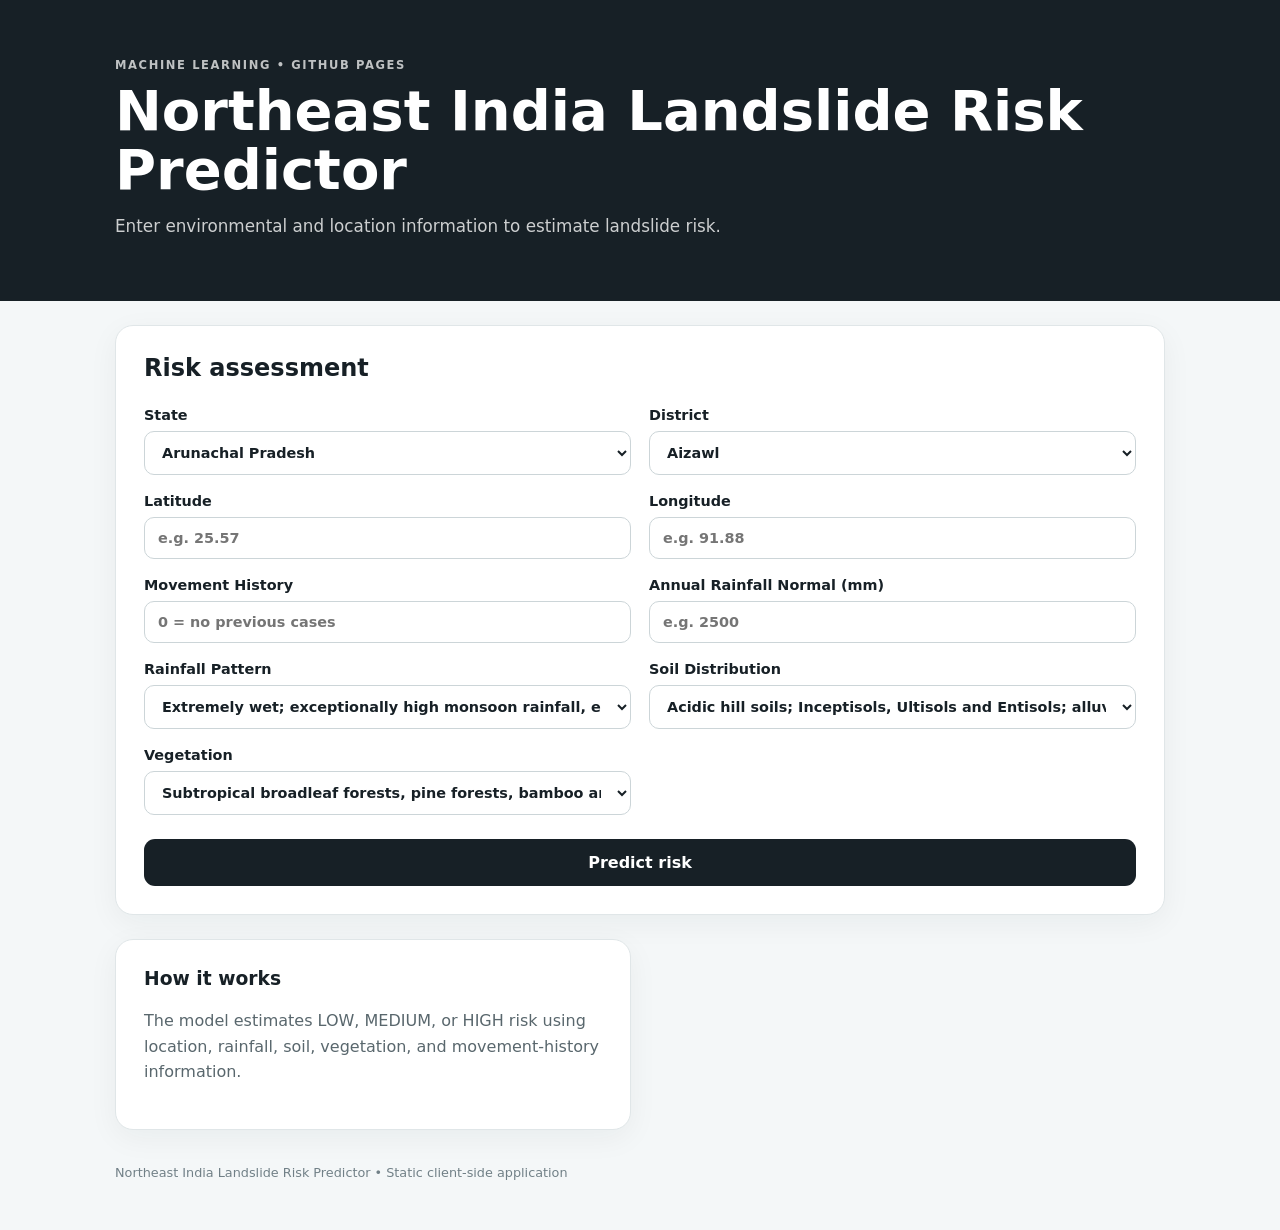
<file: index.html>
<!DOCTYPE html>
<html lang="en">
<head>
  <meta charset="UTF-8">
  <meta name="viewport" content="width=device-width, initial-scale=1.0">
  <title>Northeast India Landslide Risk Predictor</title>
  <link rel="stylesheet" href="style.css">
</head>
<body>
  <header class="hero">
    <div class="container">
      <p class="eyebrow">MACHINE LEARNING • GITHUB PAGES</p>
      <h1>Northeast India Landslide Risk Predictor</h1>
      <p class="subtitle">Enter environmental and location information to estimate landslide risk.</p>
    </div>
  </header>

  <main class="container">
    <section class="card">
      <h2>Risk assessment</h2>
      
      <form id="riskForm">
        <div class="grid">
          <label>State
            <select id="State" required></select>
          </label>

          <label>District
            <select id="District" required></select>
          </label>

          <label>Latitude
            <input id="Latitude" type="number" step="any" placeholder="e.g. 25.57" required>
          </label>

          <label>Longitude
            <input id="Longitude" type="number" step="any" placeholder="e.g. 91.88" required>
          </label>

          <label>Movement History
            <input id="Movement_History" type="number" min="0" step="1" placeholder="0 = no previous cases" required>
          </label>

          <label>Annual Rainfall Normal (mm)
            <input id="Annual_Rainfall_Normal_mm" type="number" min="0" step="any" placeholder="e.g. 2500" required>
          </label>

          <label>Rainfall Pattern
            <select id="Rainfall_Pattern" required></select>
          </label>

          <label>Soil Distribution
            <select id="Soil_Distribution" required></select>
          </label>

          <label>Vegetation
            <select id="Vegetation" required></select>
          </label>
        </div>

        <button type="submit" id="predictBtn">Predict risk</button>
      </form>
    </section>

    <section id="result" class="card result hidden">
      <div class="result-top">
        <div>
          <p class="eyebrow">PREDICTION</p>
          <h2 id="riskLabel">—</h2>
        </div>
        <div class="score" id="confidence">—</div>
      </div>

      <div class="bars">
        <div class="bar-row">
          <span>LOW</span><div class="bar"><i id="lowBar"></i></div><b id="lowProb">0%</b>
        </div>
        <div class="bar-row">
          <span>HIGH</span><div class="bar"><i id="highBar"></i></div><b id="highProb">0%</b>
        </div>
      </div>

      <p class="disclaimer">This is a machine-learning estimate based on the supplied dataset. It should not be treated as an official warning or emergency decision.</p>
    </section>

    <section class="info-grid">
      <div class="card small">
        <h3>How it works</h3>
        <p>The model estimates LOW, MEDIUM, or HIGH risk using location, rainfall, soil, vegetation, and movement-history information.</p>
      </div>
    </section>
  </main>

  <footer>
    <div class="container">Northeast India Landslide Risk Predictor • Static client-side application</div>
  </footer>

  <script src="script.js"></script>
</body>
</html>
</file>
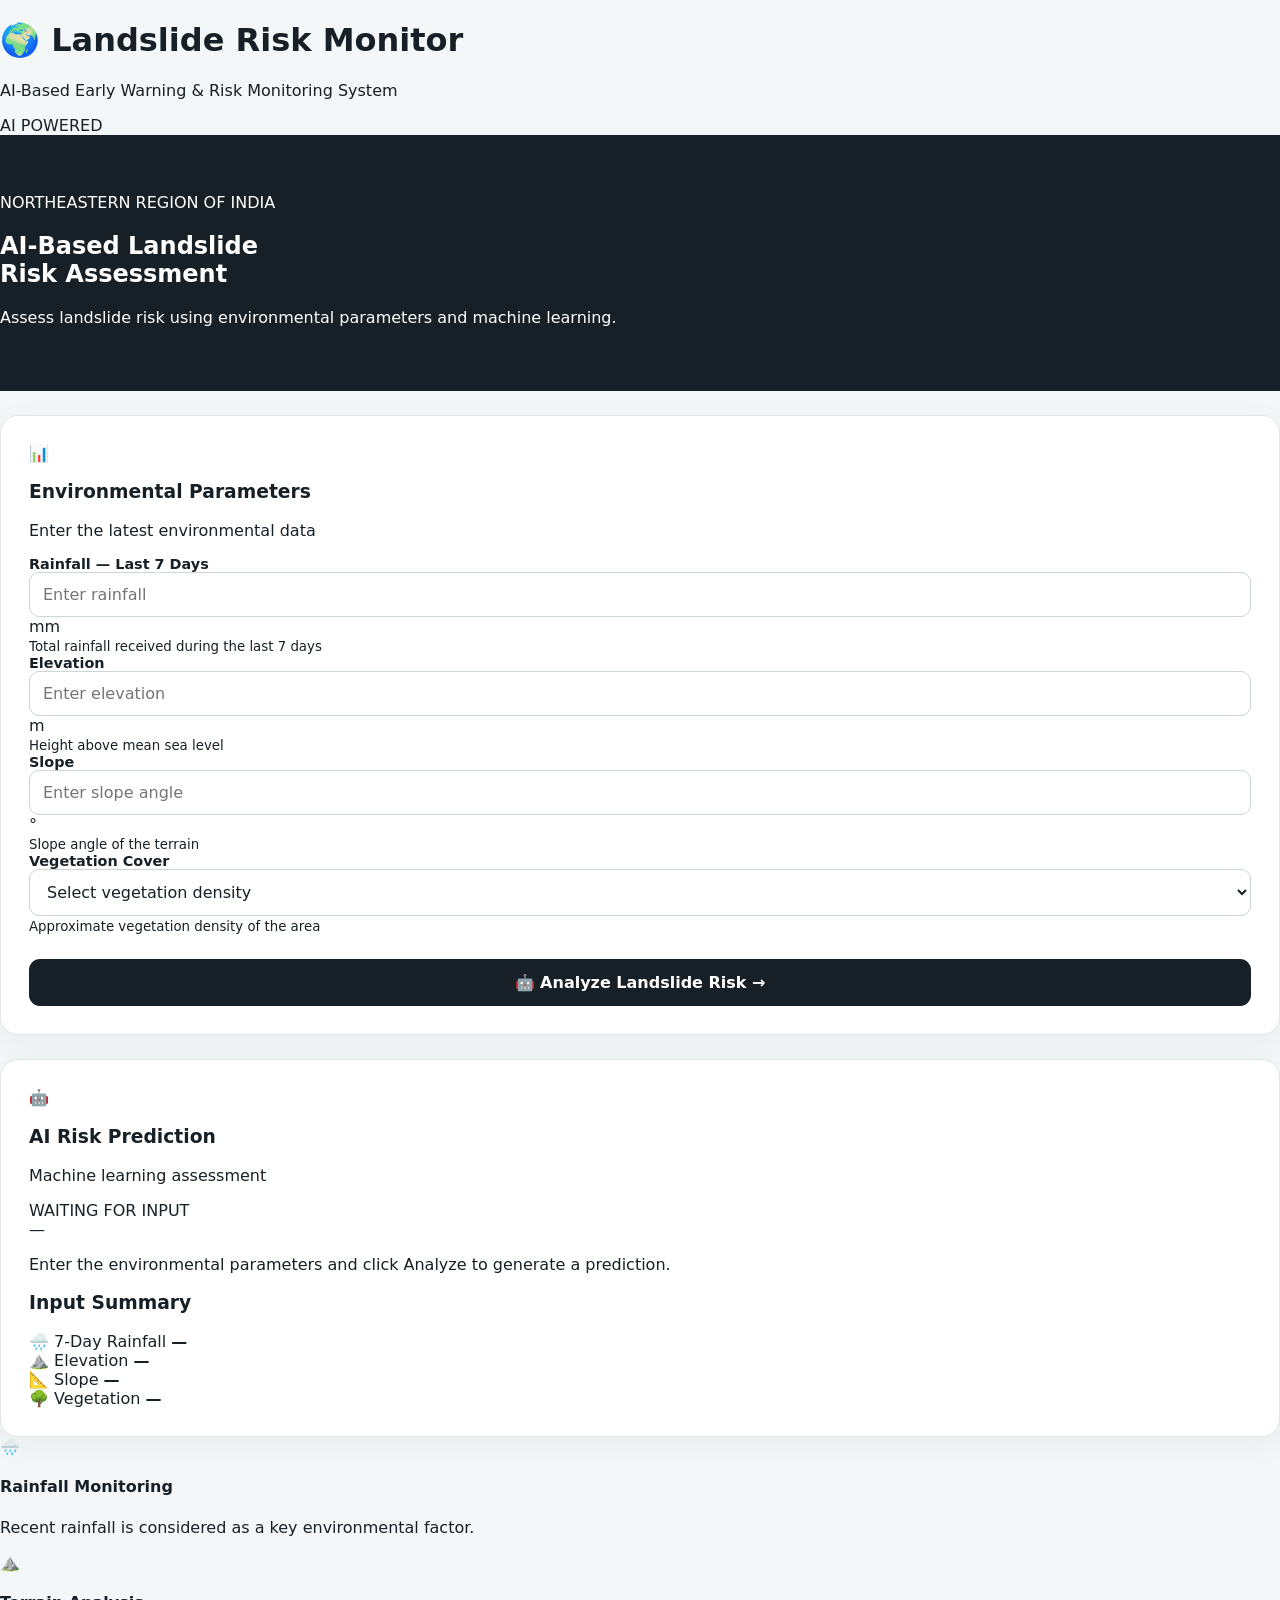
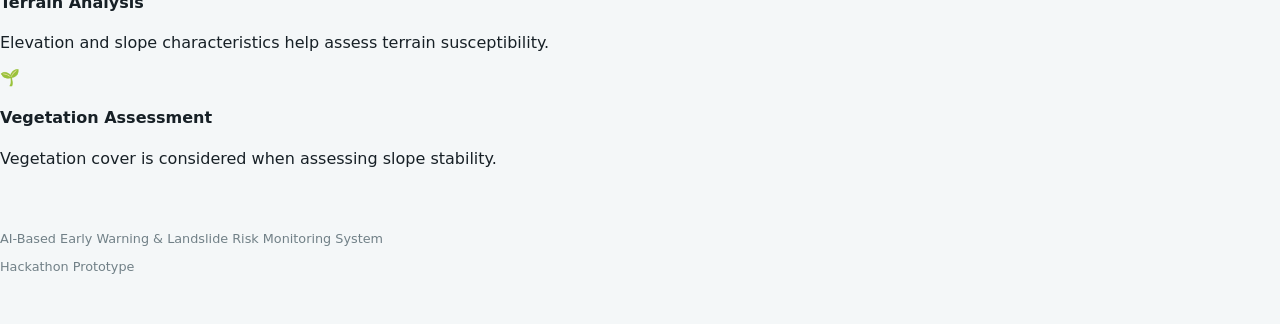
<file: inddex.html>
<!DOCTYPE html>
<html lang="en">

<head>
    <meta charset="UTF-8">
    <meta name="viewport" content="width=device-width, initial-scale=1.0">

    <title>AI Landslide Risk Monitoring System</title>

    <link rel="stylesheet" href="style.css">
</head>

<body>

    <!-- HEADER -->
    <header>
        <div class="header-content">
            <div>
                <h1>🌍 Landslide Risk Monitor</h1>
                <p>AI-Based Early Warning & Risk Monitoring System</p>
            </div>

            <div class="badge">
                AI POWERED
            </div>
        </div>
    </header>


    <!-- MAIN CONTENT -->
    <main>

        <!-- HERO -->
        <section class="hero">

            <span class="tag">NORTHEASTERN REGION OF INDIA</span>

            <h2>
                AI-Based Landslide<br>
                <span>Risk Assessment</span>
            </h2>

            <p>
                Assess landslide risk using environmental parameters
                and machine learning.
            </p>

        </section>


        <!-- DASHBOARD -->
        <section class="dashboard">


            <!-- INPUT CARD -->
            <div class="card input-card">

                <div class="card-heading">
                    <div class="icon">📊</div>

                    <div>
                        <h3>Environmental Parameters</h3>
                        <p>Enter the latest environmental data</p>
                    </div>
                </div>


                <!-- RAINFALL -->

                <div class="input-group">

                    <label for="rainfall">
                        Rainfall — Last 7 Days
                    </label>

                    <div class="input-wrapper">

                        <input
                            type="number"
                            id="rainfall"
                            placeholder="Enter rainfall"
                            min="0"
                            step="0.1"
                        >

                        <span>mm</span>

                    </div>

                    <small>
                        Total rainfall received during the last 7 days
                    </small>

                </div>


                <!-- ELEVATION -->

                <div class="input-group">

                    <label for="elevation">
                        Elevation
                    </label>

                    <div class="input-wrapper">

                        <input
                            type="number"
                            id="elevation"
                            placeholder="Enter elevation"
                            min="0"
                            step="0.1"
                        >

                        <span>m</span>

                    </div>

                    <small>
                        Height above mean sea level
                    </small>

                </div>


                <!-- SLOPE -->

                <div class="input-group">

                    <label for="slope">
                        Slope
                    </label>

                    <div class="input-wrapper">

                        <input
                            type="number"
                            id="slope"
                            placeholder="Enter slope angle"
                            min="0"
                            max="90"
                            step="0.1"
                        >

                        <span>°</span>

                    </div>

                    <small>
                        Slope angle of the terrain
                    </small>

                </div>


                <!-- VEGETATION -->

                <div class="input-group">

                    <label for="vegetation">
                        Vegetation Cover
                    </label>

                    <select id="vegetation">

                        <option value="">
                            Select vegetation density
                        </option>

                        <option value="dense">
                            🌳 Dense
                        </option>

                        <option value="moderate">
                            🌿 Moderate
                        </option>

                        <option value="sparse">
                            🌱 Sparse
                        </option>

                        <option value="none">
                            🏜️ Very Low / None
                        </option>

                    </select>

                    <small>
                        Approximate vegetation density of the area
                    </small>

                </div>


                <!-- BUTTON -->

                <button
                    class="predict-btn"
                    onclick="predictRisk()"
                >

                    <span>🤖</span>

                    Analyze Landslide Risk

                    <span>→</span>

                </button>

            </div>



            <!-- RESULT CARD -->

            <div class="card result-card">

                <div class="card-heading">

                    <div class="icon">🤖</div>

                    <div>
                        <h3>AI Risk Prediction</h3>
                        <p>Machine learning assessment</p>
                    </div>

                </div>


                <!-- RESULT -->

                <div
                    id="riskBox"
                    class="risk-box"
                >

                    <div
                        id="status"
                        class="status waiting"
                    >
                        WAITING FOR INPUT
                    </div>


                    <div
                        id="risk"
                        class="risk"
                    >
                        —
                    </div>


                    <p id="message">

                        Enter the environmental parameters
                        and click Analyze to generate a
                        prediction.

                    </p>

                </div>



                <!-- SUMMARY -->

                <div class="summary">

                    <h3>Input Summary</h3>


                    <div class="summary-row">

                        <span>
                            🌧️ 7-Day Rainfall
                        </span>

                        <strong id="showRainfall">
                            —
                        </strong>

                    </div>


                    <div class="summary-row">

                        <span>
                            ⛰️ Elevation
                        </span>

                        <strong id="showElevation">
                            —
                        </strong>

                    </div>


                    <div class="summary-row">

                        <span>
                            📐 Slope
                        </span>

                        <strong id="showSlope">
                            —
                        </strong>

                    </div>


                    <div class="summary-row">

                        <span>
                            🌳 Vegetation
                        </span>

                        <strong id="showVegetation">
                            —
                        </strong>

                    </div>

                </div>

            </div>

        </section>


        <!-- INFORMATION -->

        <section class="info-section">

            <div class="info-card">

                <span>🌧️</span>

                <div>
                    <h4>Rainfall Monitoring</h4>
                    <p>
                        Recent rainfall is considered as a key
                        environmental factor.
                    </p>
                </div>

            </div>


            <div class="info-card">

                <span>⛰️</span>

                <div>
                    <h4>Terrain Analysis</h4>
                    <p>
                        Elevation and slope characteristics
                        help assess terrain susceptibility.
                    </p>
                </div>

            </div>


            <div class="info-card">

                <span>🌱</span>

                <div>
                    <h4>Vegetation Assessment</h4>
                    <p>
                        Vegetation cover is considered when
                        assessing slope stability.
                    </p>
                </div>

            </div>

        </section>

    </main>


    <!-- FOOTER -->

    <footer>

        <p>
            AI-Based Early Warning & Landslide Risk Monitoring System
        </p>

        <span>
            Hackathon Prototype
        </span>

    </footer>


    <!-- JAVASCRIPT -->

    <script src="script.js"></script>

</body>

</html>
</file>
<file: style.css>
*{box-sizing:border-box}body{margin:0;font-family:Inter,system-ui,-apple-system,BlinkMacSystemFont,"Segoe UI",sans-serif;background:#f4f7f8;color:#172026}.container{width:min(1050px,92%);margin:auto}.hero{padding:58px 0 48px;background:#172026;color:#fff}.eyebrow{font-size:.72rem;letter-spacing:.14em;font-weight:800;opacity:.72;margin:0 0 10px}.hero h1{font-size:clamp(2rem,5vw,3.5rem);line-height:1.05;margin:0 0 14px}.subtitle{font-size:1.05rem;opacity:.78;max-width:650px}.card{background:#fff;border:1px solid #e0e6e8;border-radius:18px;padding:28px;box-shadow:0 8px 30px rgba(20,35,40,.05);margin-top:24px}.card h2{margin:0 0 7px}.muted{color:#68757b;margin-top:0}.grid{display:grid;grid-template-columns:repeat(2,minmax(0,1fr));gap:18px;margin-top:25px}label{font-weight:700;font-size:.9rem;display:flex;flex-direction:column;gap:8px}input,select{width:100%;padding:12px 13px;border:1px solid #ccd5d8;border-radius:10px;background:#fff;font:inherit;color:#172026}input:focus,select:focus{outline:2px solid #9bc1ca;border-color:#648f99}button{margin-top:24px;width:100%;padding:14px 18px;border:0;border-radius:11px;background:#172026;color:#fff;font:inherit;font-weight:800;cursor:pointer}button:hover{opacity:.92}.hidden{display:none}.result{overflow:hidden}.result-top{display:flex;align-items:center;justify-content:space-between;gap:20px}.result h2{font-size:2.4rem;margin:0}.score{font-size:1.4rem;font-weight:800}.bars{margin-top:25px}.bar-row{display:grid;grid-template-columns:75px 1fr 55px;gap:12px;align-items:center;margin:13px 0}.bar-row span{font-size:.8rem;font-weight:800}.bar{height:12px;border-radius:99px;background:#e8edef;overflow:hidden}.bar i{display:block;height:100%;width:0;background:#172026;border-radius:99px;transition:width .45s ease}.bar-row b{text-align:right}.disclaimer{font-size:.8rem;color:#68757b;border-top:1px solid #e4e9ea;padding-top:18px;margin-top:25px}.info-grid{display:grid;grid-template-columns:1fr 1fr;gap:0 18px}.small h3{margin-top:0}.small p{color:#59676d;line-height:1.6}footer{padding:35px 0 50px;color:#718087;font-size:.8rem}@media(max-width:700px){.grid,.info-grid{grid-template-columns:1fr}.hero{padding:42px 0}.card{padding:21px}.bar-row{grid-template-columns:65px 1fr 50px}}
</file>
